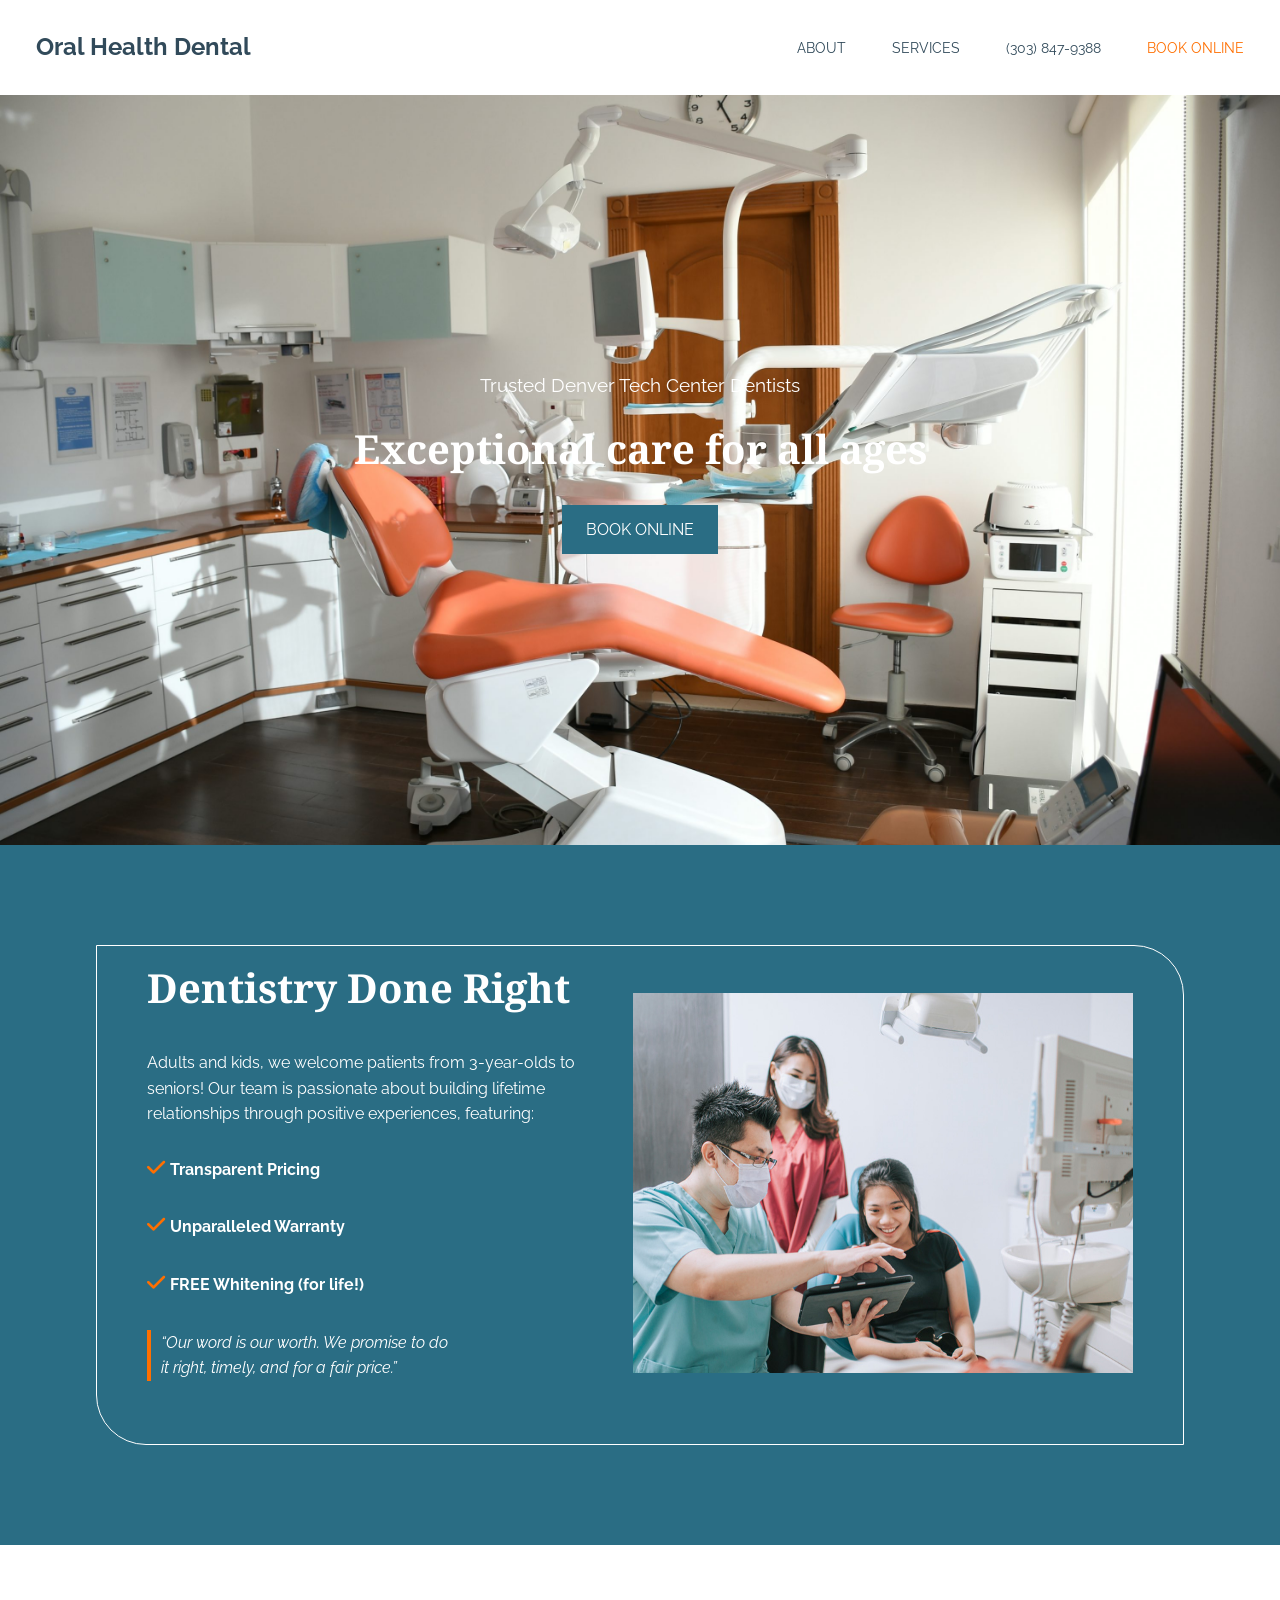
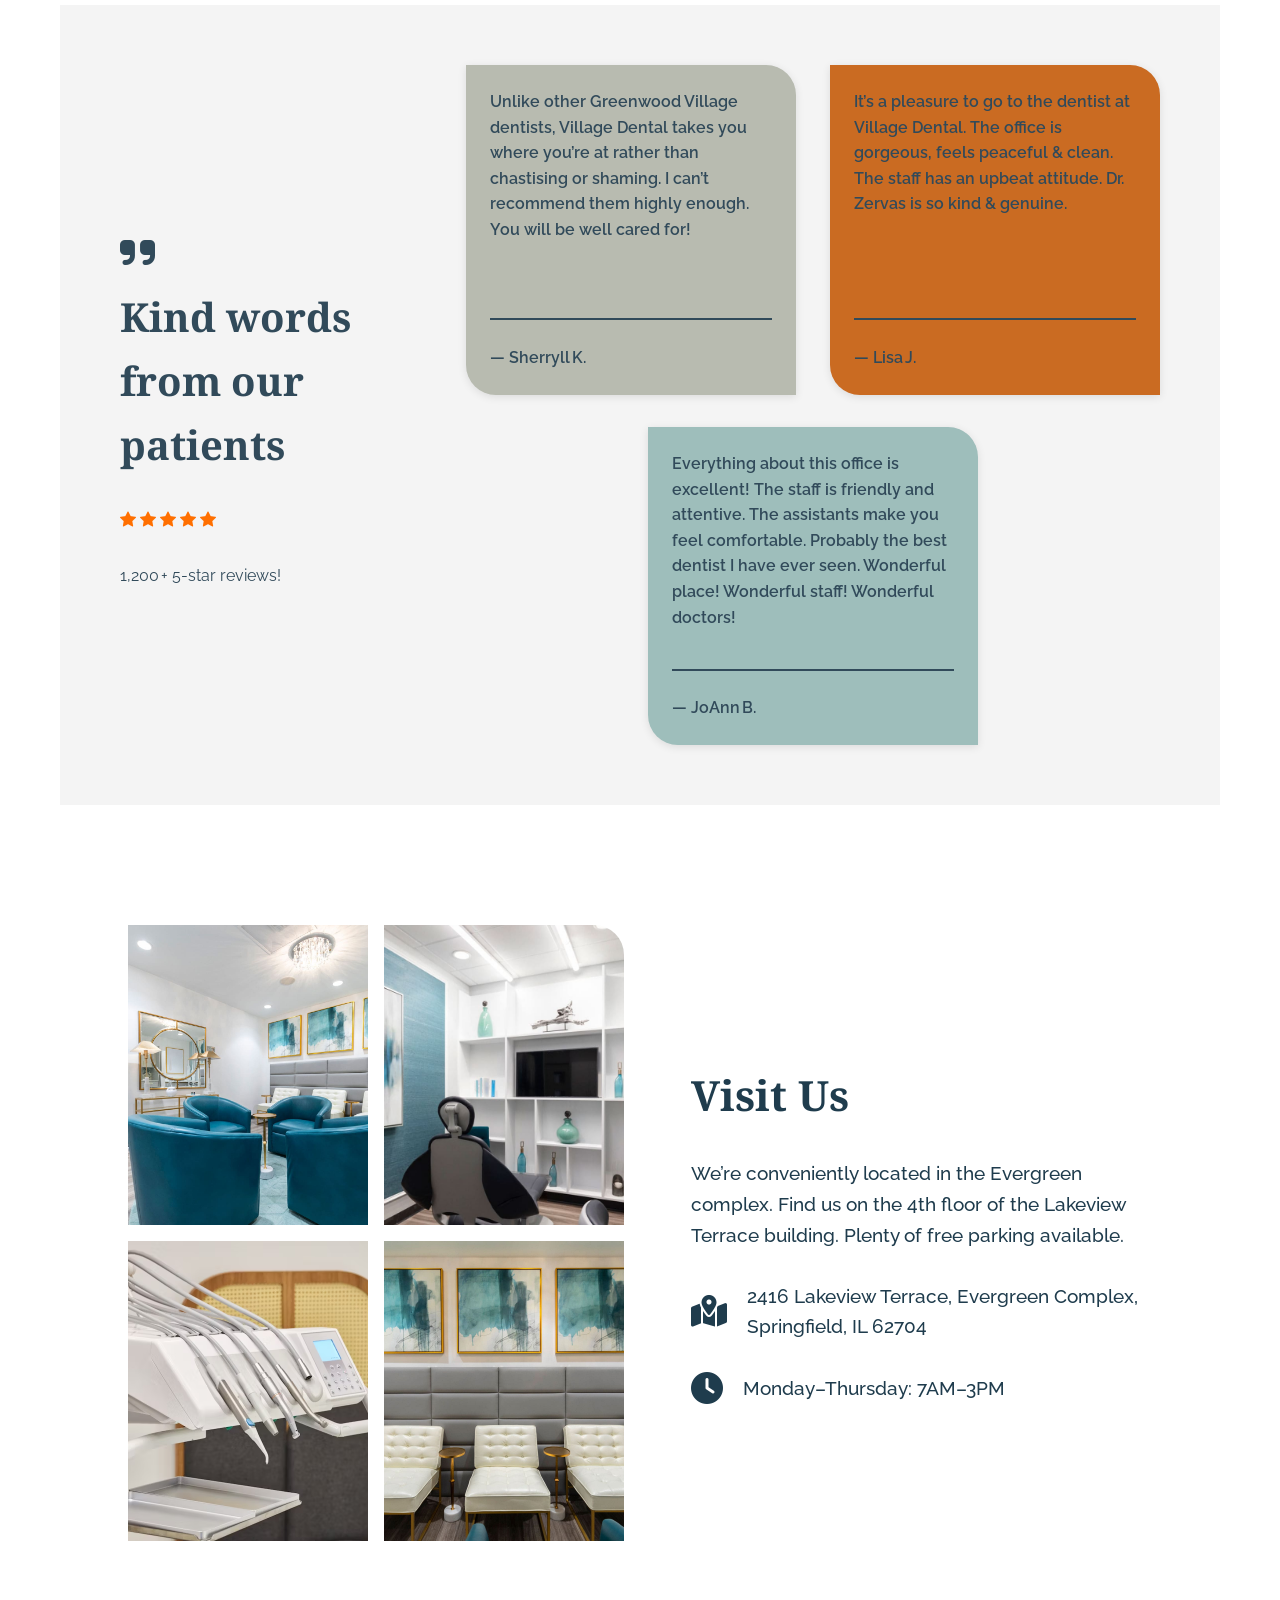
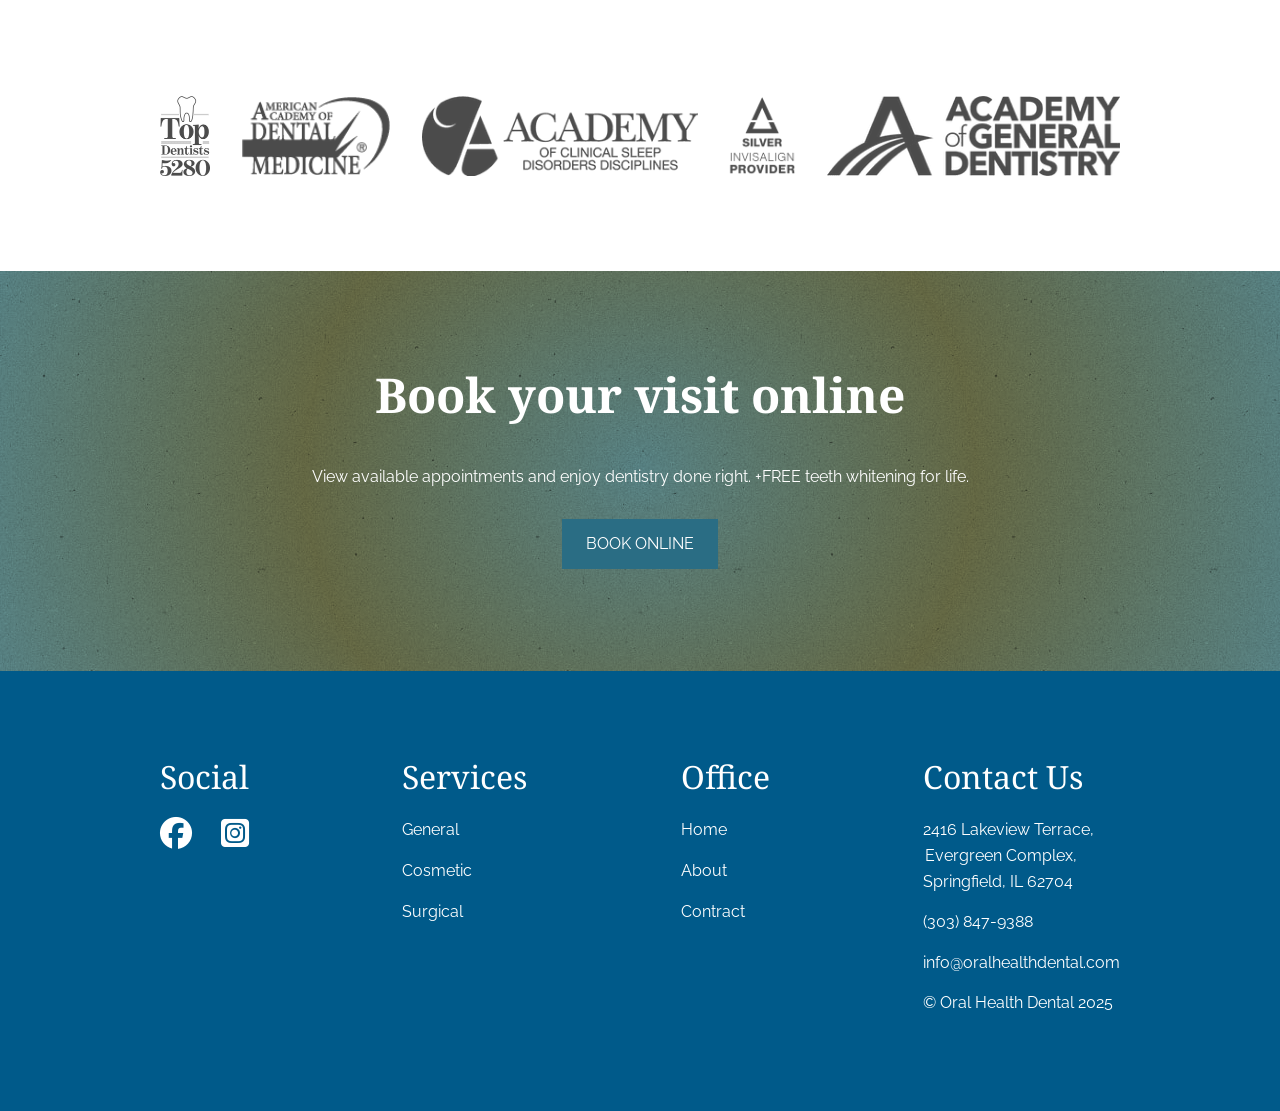
<file: index.html>
<!DOCTYPE html>
<html lang="en">
<head>
    <meta charset="UTF-8">
    <title>Oral Health Dental – Trusted Illinois Tech Center Dentists</title>
    <meta name="viewport" content="width=device-width, initial-scale=1.0">
    <link rel="preconnect" href="https://fonts.googleapis.com">
    <link rel="preconnect" href="https://fonts.gstatic.com" crossorigin>
    <link href="https://fonts.googleapis.com/css2?family=Cinzel:wght@400..900&family=Montserrat:ital,wght@0,100..900;1,100..900&family=Raleway:ital,wght@0,100..900;1,100..900&display=swap" rel="stylesheet">
    <link href="https://fonts.googleapis.com/css2?family=Cinzel:wght@400..900&family=Montserrat:ital,wght@0,100..900;1,100..900&family=Noto+Serif:ital,wght@0,100..900;1,100..900&family=Raleway:ital,wght@0,100..900;1,100..900&display=swap" rel="stylesheet">
    <link rel="stylesheet" href="https://cdnjs.cloudflare.com/ajax/libs/font-awesome/6.4.0/css/all.min.css">
    <link rel="stylesheet" href="https://cdn.jsdelivr.net/npm/bootstrap-icons@1.13.1/font/bootstrap-icons.min.css">
    <link href="dental.css" rel="stylesheet">
</head>
<body>

  <!-- Header with navigation -->
  <header>
    <h1><a href="index.html">Oral Health Dental</a></h1>
    <nav>
      <ul>
        <li><a href="about.html">ABOUT</a></li>
        <li><a href="#">SERVICES</a></li>
        <li><a href="tel:+3038479388">(303) 847-9388</a></li>
        <li><a href="book.html" class="book-online">BOOK ONLINE</a></li>
      </ul>
    </nav>
  </header>

  <!-- Hero Section -->
  <section class="hero">
    <p>Trusted Denver Tech Center Dentists</p>
    <h2>Exceptional care for all ages</h2>
    <a href="book.html" class="btn">BOOK ONLINE</a>
  </section>

  <!-- Feature Highlights -->
  <section class="features">
    <div class="features-container">
        <div class="features-left">
            <h3>Dentistry Done Right</h3>
            <p>Adults and kids, we welcome patients from 3-year-olds to seniors! Our team is passionate about building lifetime relationships through positive experiences, featuring:</p>
            <ul>
                <li><i class="fa-solid fa-check"></i>Transparent Pricing</li>
                <li><i class="fa-solid fa-check"></i>Unparalleled Warranty</li>
                <li><i class="fa-solid fa-check"></i>FREE Whitening (for life!)</li>
            </ul>
            <div class="blockquote">
                <p>“Our word is our worth. We promise to do it right, timely, and for a fair price.”</p>
            </div>
        </div>
        <div class="features-image">
            <img src="Dental-Patient-Acquisition.jpg">
        </div>  
    </div>
  </section>

  <!-- Testimonials -->
  <section class="testimonials">
    <div class="testimonials-left">
        <h3><i class="fa-solid fa-quote-right"></i></h3>
        <h3>Kind words from our patients</h3>
        <div class="testimonials-stars">
            <i class="bi bi-star-fill"></i>
            <i class="bi bi-star-fill"></i>
            <i class="bi bi-star-fill"></i>
            <i class="bi bi-star-fill"></i>
            <i class="bi bi-star-fill"></i>
        </div>
        <p>1,200 + 5‑star reviews!</p>
    </div>
    <div class="testimonials-right">
        <div class="card-top">
            <div class="card card-1">
                <p>Unlike other Greenwood Village dentists, Village Dental takes you where you’re at rather than chastising or shaming. I can’t recommend them highly enough. You will be well cared for!</p>
                <hr style="margin-top: 50px;">
                <p>— Sherryll K.</p>
            </div>
            <div class="card card-2">
                <p>It’s a pleasure to go to the dentist at Village Dental. The office is gorgeous, feels peaceful & clean. The staff has an upbeat attitude. Dr. Zervas is so kind & genuine.</p>
                <hr style="margin-top: 75px;">
                <p>— Lisa J.</p>
            </div>
        </div>
        <div class="card card-bottom">
            <p>Everything about this office is excellent! The staff is friendly and attentive. The assistants make you feel comfortable. Probably the best dentist I have ever seen. Wonderful place! Wonderful staff! Wonderful doctors!</p>
            <hr style="margin-top: 15px;">
            <p>— JoAnn B.</p>
        </div>
    </div>
  </section>

  <section class="visit">
    <div class="visit-container">
        <div class="visit-images">
            <img src="blue-waiting-room-chairs-village-dental-test.jpg" alt="gallery 1">
            <img src="exam-room-village-dental.jpg" class="visit-image2" alt="gallery 2">
            <img src="dental-equipment.avif" alt="gallery 3">
            <img src="waiting-room-chairs-village-dental-1.jpg" alt="gallery 4">
        </div>
        <div class="visit-right">
            <h3>Visit Us</h3>
            <p>We’re conveniently located in the Evergreen complex. Find us on the 4th floor of the Lakeview Terrace building. Plenty of free parking available.</p>
            <div class="visit-location">
                <div class="visit-address">
                    <i class="fa-solid fa-map-location-dot"></i>
                    <span>2416 Lakeview Terrace, Evergreen Complex, Springfield, IL 62704</span>
                </div>
                <div class="visit-time">
                    <i class="fa-solid fa-clock"></i>
                    <span>Monday–Thursday: 7AM–3PM</span>
                </div>
            </div>
        </div>
    </div>
  </section>

  <section class="sponsors">
    <div class="sponsors-container">
        <img src="5280-magazine-trust-badge-village-dental.png">
        <img src="american-academy-of-dental-sleep-trust-badge-village-dental.png">
        <img src="academy-of-clinical-sleep-disorders-trust-badge-village-dental.png">
        <img src="invisalign-silver-provider-trust-badge-village-dental.png">
        <img src="academy-of-general-dentistry-trust-badge-village-dental.png">
    </div>
  </section>

    <section class="pre-footer">
        <h2>Book your visit online</h2>
        <p>View available appointments and enjoy dentistry done right. +FREE teeth whitening for life.</p>
        <a href="book.html" class="btn">BOOK ONLINE</a>
    </section>

  <!-- Location / Contact -->
    <footer>
        <div class="footer-container">
            <div class="socials">
                <h2>Social</h2>
                <ul>
                    <li><a href="https://facebook.com"><i class="fa-brands fa-facebook"></i></a></li>
                    <li><a href="https://instagram.com"><i class="fa-brands fa-square-instagram"></i></a></li>
                </ul>
            </div>
            <div class="services">
                <h2>Services</h2>
                <ul>
                    <li><a href="#">General</a></li>
                    <li><a href="#">Cosmetic</a></li>
                    <li><a href="#">Surgical</a></li>
                </ul>

            </div>
            <div class="office">
                <h2>Office</h2>
                <ul>
                    <li><a href="index.html">Home</a></li>
                    <li><a href="about.html">About</a></li>
                    <li><a href="#">Contract</a></li>
                </ul>
            </div>
            <div class="contact">
                <h2>Contact Us</h2>
                <ul>
                    <li><span>2416 Lakeview Terrace,<br>  Evergreen Complex,<br> Springfield, IL 62704<br></span></li>
                    <li><a href="tel:+3038479388">(303) 847-9388</a><br></li>
                    <li><a href="info@oralhealthdental.com">info@oralhealthdental.com</a></li>
                    <li><p>&copy; Oral Health Dental 2025</p></li>
                </ul>
            </div>
        </div>
    </footer>
  
</body>
</html>
</file>
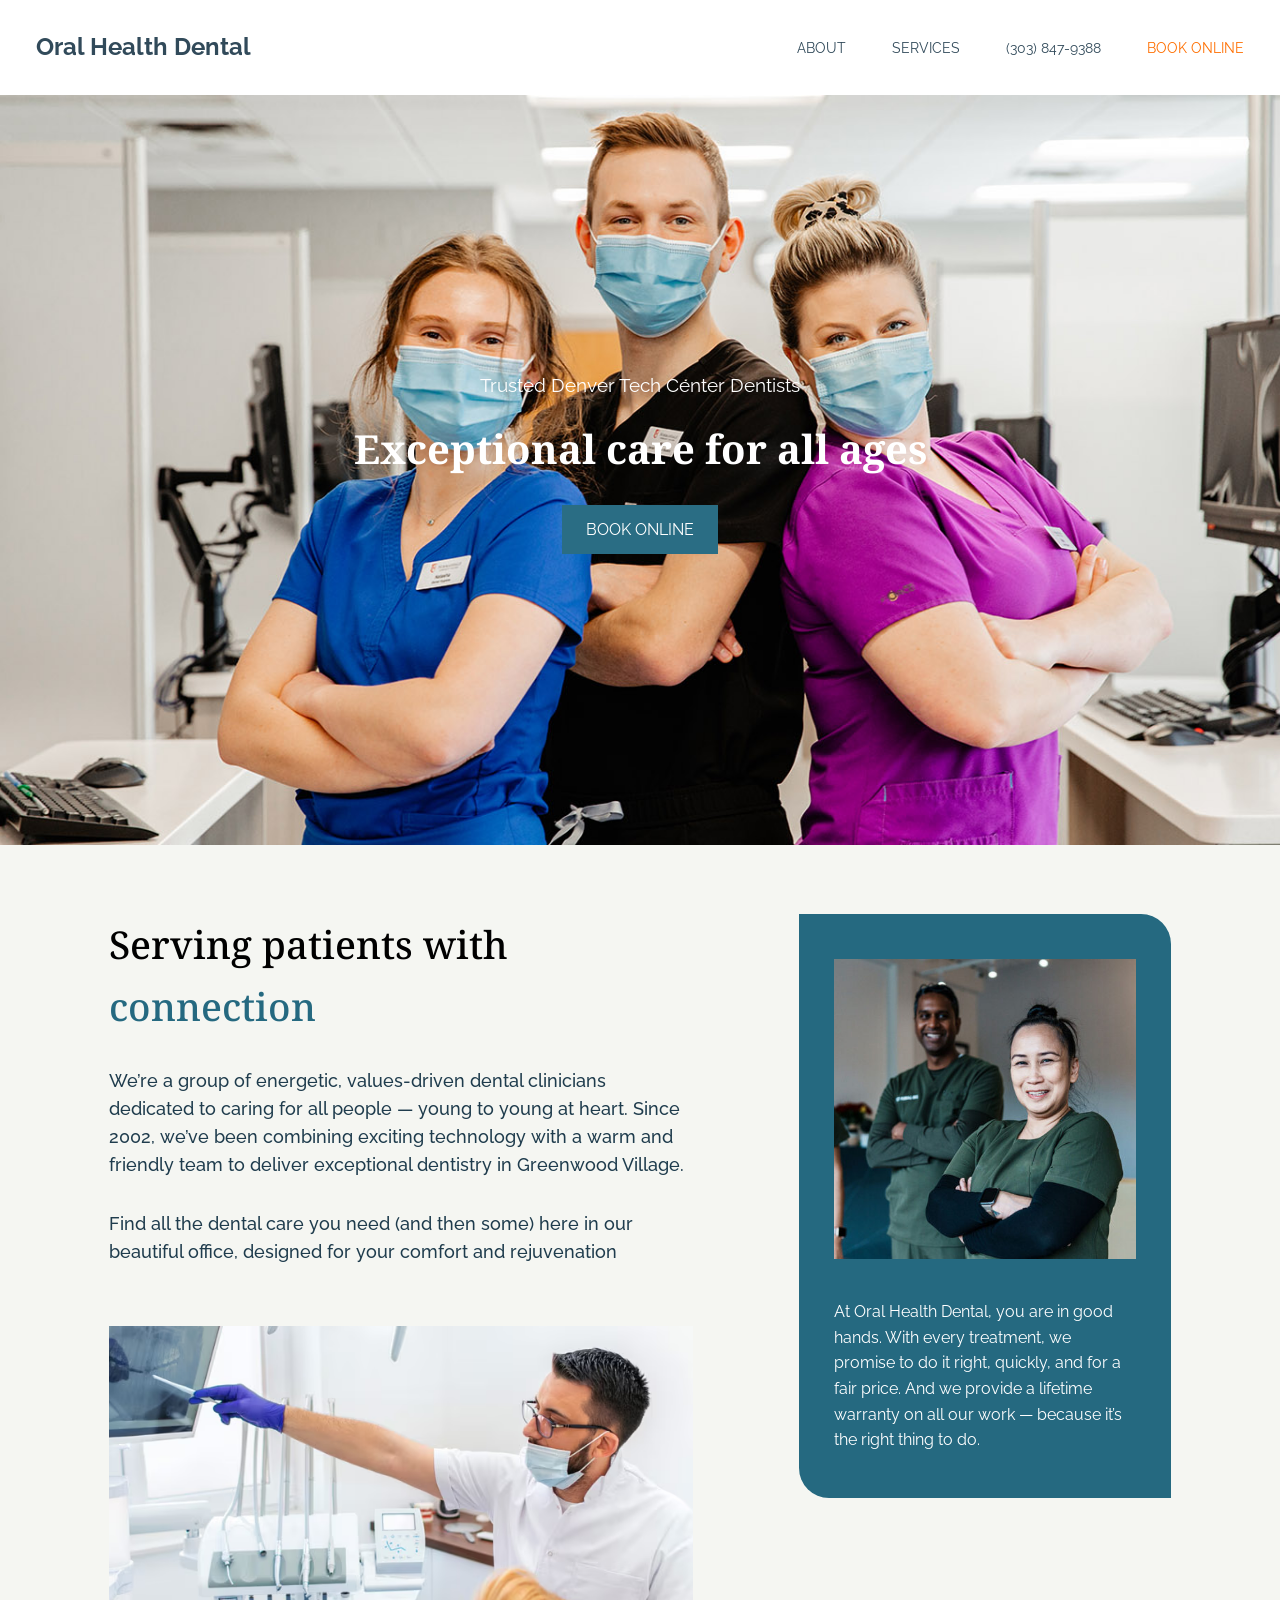
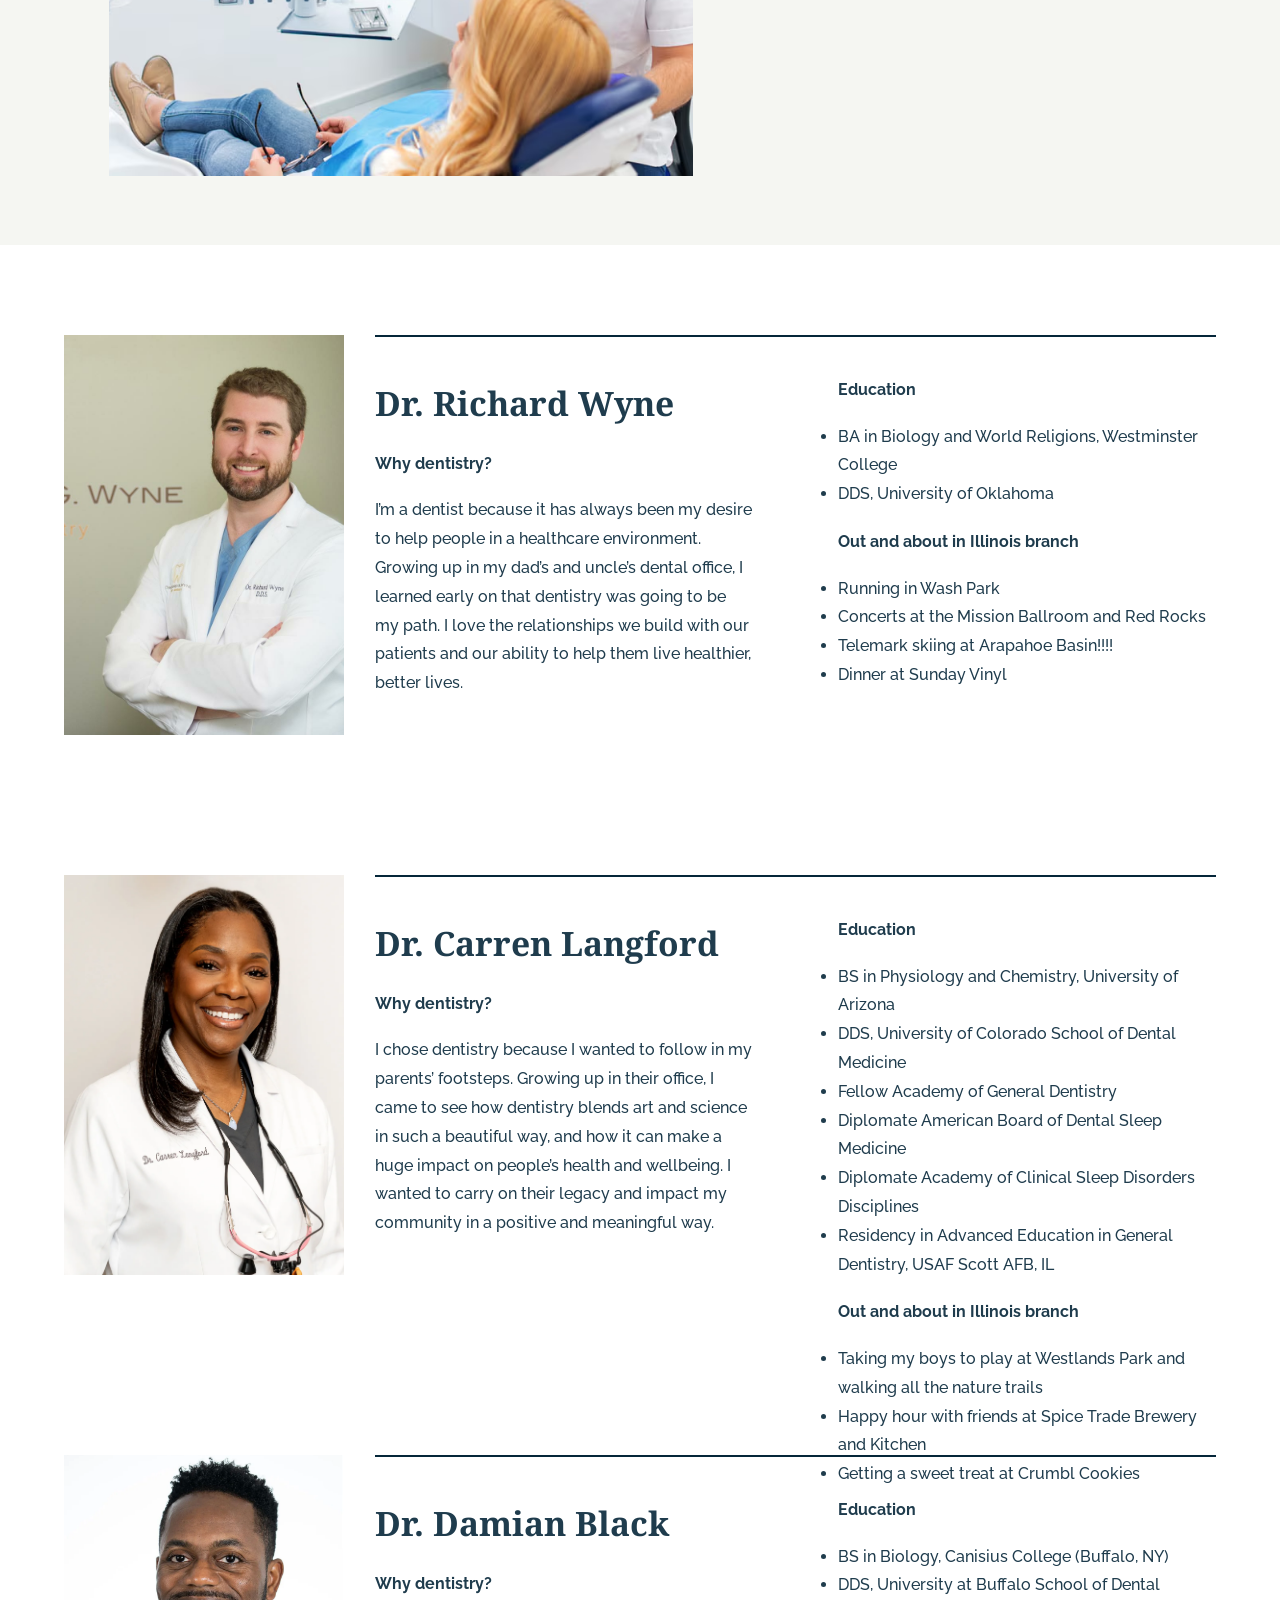
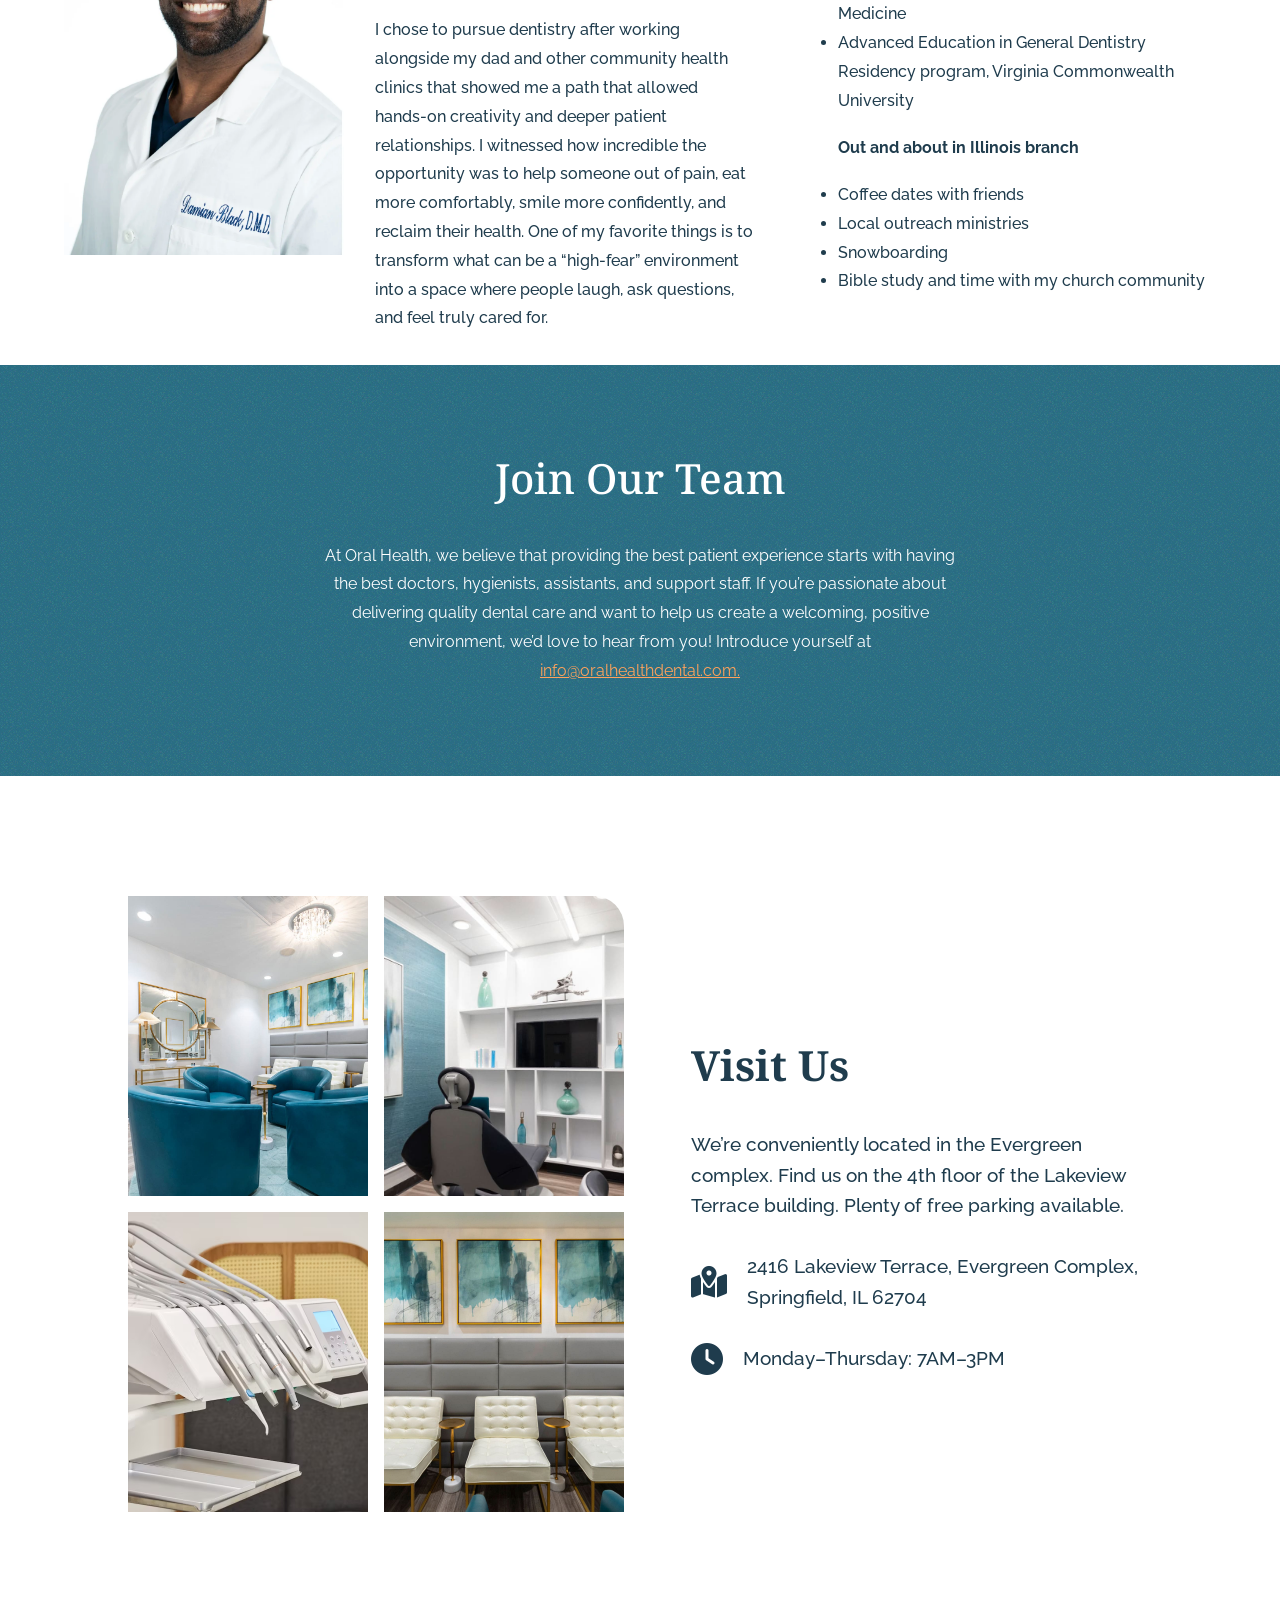
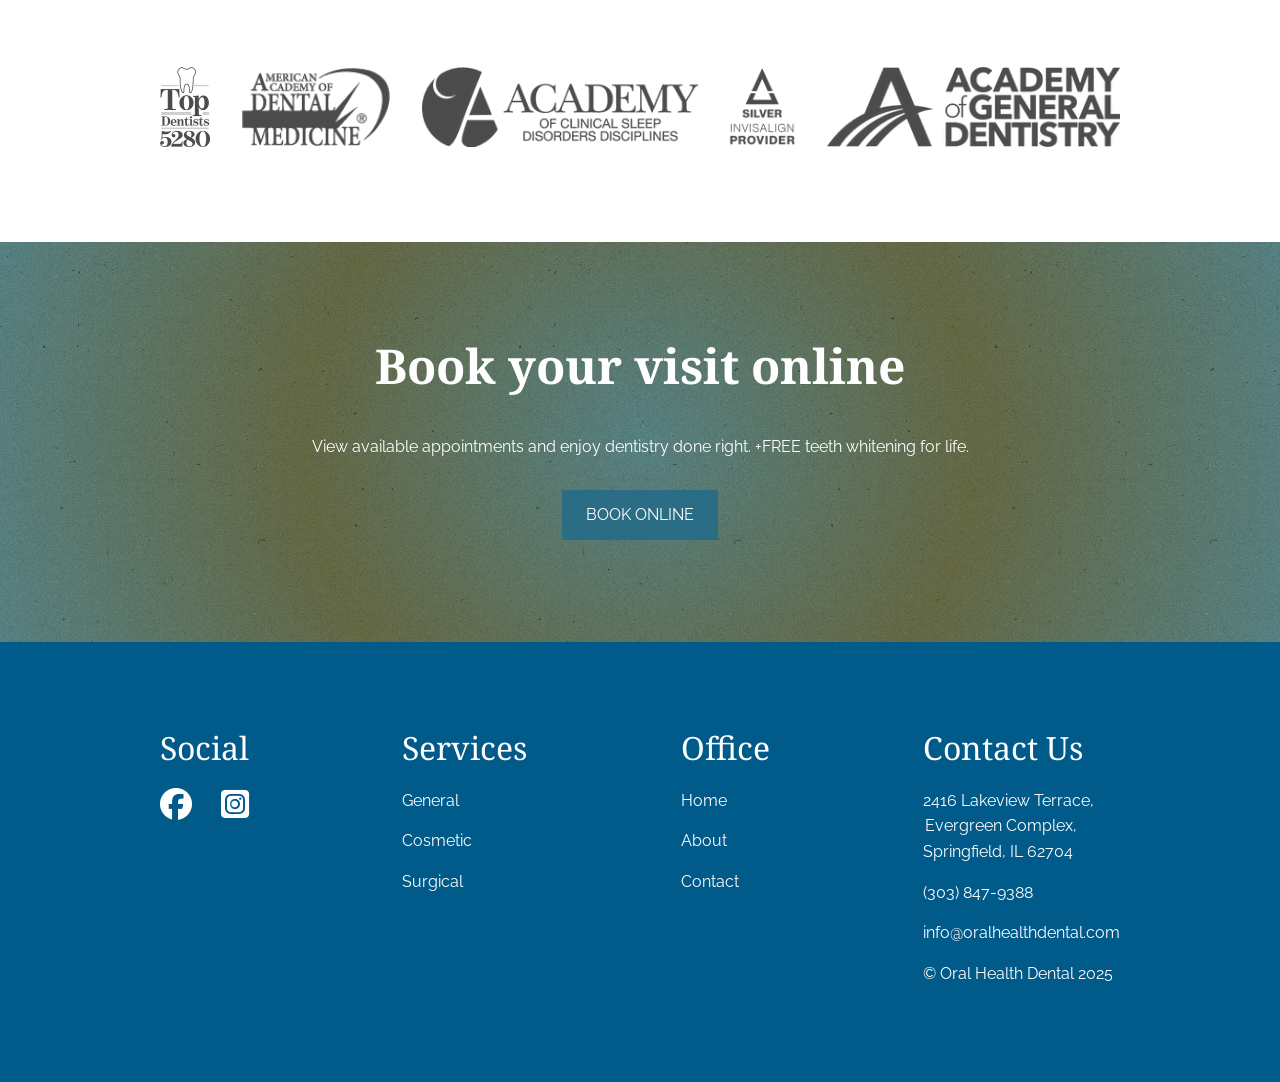
<file: about.html>
<!DOCTYPE html>
<html lang="en">
<head>
    <meta charset="UTF-8">
    <title>Oral Health Dental – Trusted Illinois Tech Center Dentists</title>
    <meta name="viewport" content="width=device-width, initial-scale=1.0">
    <link rel="preconnect" href="https://fonts.googleapis.com">
    <link rel="preconnect" href="https://fonts.gstatic.com" crossorigin>
    <link href="https://fonts.googleapis.com/css2?family=Cinzel:wght@400..900&family=Montserrat:ital,wght@0,100..900;1,100..900&family=Raleway:ital,wght@0,100..900;1,100..900&display=swap" rel="stylesheet">
    <link href="https://fonts.googleapis.com/css2?family=Cinzel:wght@400..900&family=Montserrat:ital,wght@0,100..900;1,100..900&family=Noto+Serif:ital,wght@0,100..900;1,100..900&family=Raleway:ital,wght@0,100..900;1,100..900&display=swap" rel="stylesheet">
    <link rel="stylesheet" href="https://cdnjs.cloudflare.com/ajax/libs/font-awesome/6.4.0/css/all.min.css">
    <link rel="stylesheet" href="https://cdn.jsdelivr.net/npm/bootstrap-icons@1.13.1/font/bootstrap-icons.min.css">
    <link href="dental.css" rel="stylesheet">
</head>
<body>

    <!-- Header with navigation -->
  <header>
    <h1><a href="index.html">Oral Health Dental</a></h1>
    <nav>
      <ul>
        <li><a href="about.html">ABOUT</a></li>
        <li><a href="#">SERVICES</a></li>
        <li><a href="tel:+3038479388">(303) 847-9388</a></li>
        <li><a href="book.html" class="book-online">BOOK ONLINE</a></li>
      </ul>
    </nav>
  </header>

  <!-- Hero Section -->
  <section class="cover">
    <p>Trusted Denver Tech Center Dentists</p>
    <h2>Exceptional care for all ages</h2>
    <a href="book.html" class="btn">BOOK ONLINE</a>
  </section>

  <section class="about2">
    <div class="about2-container">
        <div class="about2-left">
            <h2>Serving patients with <span style="color: #256980;">connection</span></h2>
            <p>We’re a group of energetic, values-driven dental clinicians dedicated to caring for all people — young to young at heart. Since 2002, we’ve been combining exciting technology with a warm and friendly team to deliver exceptional dentistry in Greenwood Village.</p>
            <p>Find all the dental care you need (and then some) here in our beautiful office, designed for your comfort and rejuvenation</p>
            <img src="about-dental-image3.avif">
        </div>
        <div class="about2-right">
            <img src="about-dental-image2.jpg">
            <p>At Oral Health Dental, you are in good hands. With every treatment, we promise to do it right, quickly, and for a fair price. And we provide a lifetime warranty on all our work — because it’s the right thing to do.</p>
        </div>
    </div>
  </section>

  <section class="dentist">
    <div class="dentist-container">
        <img src="dentist.jpg" alt="Dentist image 1">
        <div class="dentist-info">
            <div class="dentist-info-left">
                <h3>Dr. Richard Wyne</h3>
                <h4>Why dentistry?</h4>
                <p>I’m a dentist because it has always been my desire to help people in a healthcare environment. Growing up in my dad’s and uncle’s dental office, I learned early on that dentistry was going to be my path. I love the relationships we build with our patients and our ability to help them live healthier, better lives.</p>
            </div>
            <div class="dentist-info-right">
                <h4>Education</h4>
                <ul>
                    <li>BA in Biology and World Religions, Westminster College</li>
                    <li>DDS, University of Oklahoma</li>
                </ul>
                <h4>Out and about in Illinois branch</h4>
                <ul>
                    <li>Running in Wash Park</li>
                    <li>Concerts at the Mission Ballroom and Red Rocks</li>
                    <li>Telemark skiing at Arapahoe Basin!!!!</li>
                    <li>Dinner at Sunday Vinyl</li>
                </ul>
            </div>
        </div>
    </div>

    <div class="dentist-container"  style="margin-bottom: 70px;">
        <img src="dentist3.webp" alt="Dentist image 1">
        <div class="dentist-info">
            <div class="dentist-info-left">
                <h3>Dr. Carren Langford</h3>
                <h4>Why dentistry?</h4>
                <p>I chose dentistry because I wanted to follow in my parents’ footsteps. Growing up in their office, I came to see how dentistry blends art and science in such a beautiful way, and how it can make a huge impact on people’s health and wellbeing. I wanted to carry on their legacy and impact my community in a positive and meaningful way.</p>
            </div>
            <div class="dentist-info-right">
                <h4>Education</h4>
                <ul>
                    <li>BS in Physiology and Chemistry, University of Arizona</li>
                    <li>DDS, University of Colorado School of Dental Medicine</li>
                    <li>Fellow Academy of General Dentistry</li>
                    <li>Diplomate American Board of Dental Sleep Medicine</li>
                    <li>Diplomate Academy of Clinical Sleep Disorders Disciplines</li>
                    <li>Residency in Advanced Education in General Dentistry, USAF Scott AFB, IL</li>
                </ul>
                <h4>Out and about in Illinois branch</h4>
                <ul>
                    <li>Taking my boys to play at Westlands Park and walking all the nature trails</li>
                    <li>Happy hour with friends at Spice Trade Brewery and Kitchen</li>
                    <li>Getting a sweet treat at Crumbl Cookies</li>
                </ul>
            </div>
        </div>
    </div>

    <div class="dentist-container">
        <img src="dentist4.webp" alt="Dentist image 1">
        <div class="dentist-info">
            <div class="dentist-info-left">
                <h3>Dr. Damian Black</h3>
                <h4>Why dentistry?</h4>
                <p>I chose to pursue dentistry after working alongside my dad and other community health clinics that showed me a path that allowed hands-on creativity and deeper patient relationships. I witnessed how incredible the opportunity was to help someone out of pain, eat more comfortably, smile more confidently, and reclaim their health. One of my favorite things is to transform what can be a “high-fear” environment into a space where people laugh, ask questions, and feel truly cared for.</p>
            </div>
            <div class="dentist-info-right">
                <h4>Education</h4>
                <ul>
                    <li>BS in Biology, Canisius College (Buffalo, NY)</li>
                    <li>DDS, University at Buffalo School of Dental Medicine</li>
                    <li>Advanced Education in General Dentistry Residency program, Virginia Commonwealth University</li>
                </ul>
                <h4>Out and about in Illinois branch</h4>
                <ul>
                    <li>Coffee dates with friends</li>
                    <li>Local outreach ministries</li>
                    <li>Snowboarding</li>
                    <li>Bible study and time with my church community</li>
                </ul>
            </div>
        </div>
    </div>
  </section>

  <section class="invite">
    <div class="invite-container">
        <h2>Join Our Team</h2>
        <p>At Oral Health, we believe that providing the best patient experience starts with having the best doctors, hygienists, assistants, and support staff. If you’re passionate about delivering quality dental care and want to help us create a welcoming, positive environment, we’d love to hear from you! Introduce yourself at <span><a href="mailto:info@oralhealthdental.com" style="color: #ffa25b;">info@oralhealthdental.com.</a></span></p>
    </div>
  </section>

  <section class="visit">
    <div class="visit-container">
        <div class="visit-images">
            <img src="blue-waiting-room-chairs-village-dental-test.jpg" alt="gallery 1">
            <img src="exam-room-village-dental.jpg" class="visit-image2" alt="gallery 2">
            <img src="dental-equipment.avif" alt="gallery 3">
            <img src="waiting-room-chairs-village-dental-1.jpg" alt="gallery 4">
        </div>
        <div class="visit-right">
            <h3>Visit Us</h3>
            <p>We’re conveniently located in the Evergreen complex. Find us on the 4th floor of the Lakeview Terrace building. Plenty of free parking available.</p>
            <div class="visit-location">
                <div class="visit-address">
                    <i class="fa-solid fa-map-location-dot"></i>
                    <span>2416 Lakeview Terrace, Evergreen Complex, Springfield, IL 62704</span>
                </div>
                <div class="visit-time">
                    <i class="fa-solid fa-clock"></i>
                    <span>Monday–Thursday: 7AM–3PM</span>
                </div>
            </div>
        </div>
    </div>
  </section>

  <section class="sponsors">
    <div class="sponsors-container">
        <img src="5280-magazine-trust-badge-village-dental.png">
        <img src="american-academy-of-dental-sleep-trust-badge-village-dental.png">
        <img src="academy-of-clinical-sleep-disorders-trust-badge-village-dental.png">
        <img src="invisalign-silver-provider-trust-badge-village-dental.png">
        <img src="academy-of-general-dentistry-trust-badge-village-dental.png">
    </div>
  </section>

    <section class="pre-footer">
        <h2>Book your visit online</h2>
        <p>View available appointments and enjoy dentistry done right. +FREE teeth whitening for life.</p>
        <a class="btn" href="book.html">BOOK ONLINE</a>
    </section>

  <!-- Location / Contact -->
    <footer>
        <div class="footer-container">
            <div class="socials">
                <h2>Social</h2>
                <ul>
                    <li><a href="https://facebook.com"><i class="fa-brands fa-facebook"></i></a></li>
                    <li><a href="https://instagram.com"><i class="fa-brands fa-square-instagram"></i></a></li>
                </ul>
            </div>
            <div class="services">
                <h2>Services</h2>
                <ul>
                    <li><a href="#">General</a></li>
                    <li><a href="#">Cosmetic</a></li>
                    <li><a href="#">Surgical</a></li>
                </ul>

            </div>
            <div class="office">
                <h2>Office</h2>
                <ul>
                    <li><a href="index.html">Home</a></li>
                    <li><a href="about.html">About</a></li>
                    <li><a href="#">Contact</a></li>
                </ul>
            </div>
            <div class="contact">
                <h2>Contact Us</h2>
                <ul>
                    <li><span>2416 Lakeview Terrace,<br>  Evergreen Complex,<br> Springfield, IL 62704<br></span></li>
                    <li><a href="tel:+3038479388">(303) 847-9388</a><br></li>
                    <li><a href="mailto:info@oralhealthdental.com">info@oralhealthdental.com</a></li>
                    <li><p>&copy; Oral Health Dental 2025</p></li>
                </ul>
            </div>
        </div>
    </footer>
  
</body>
</html>
</file>
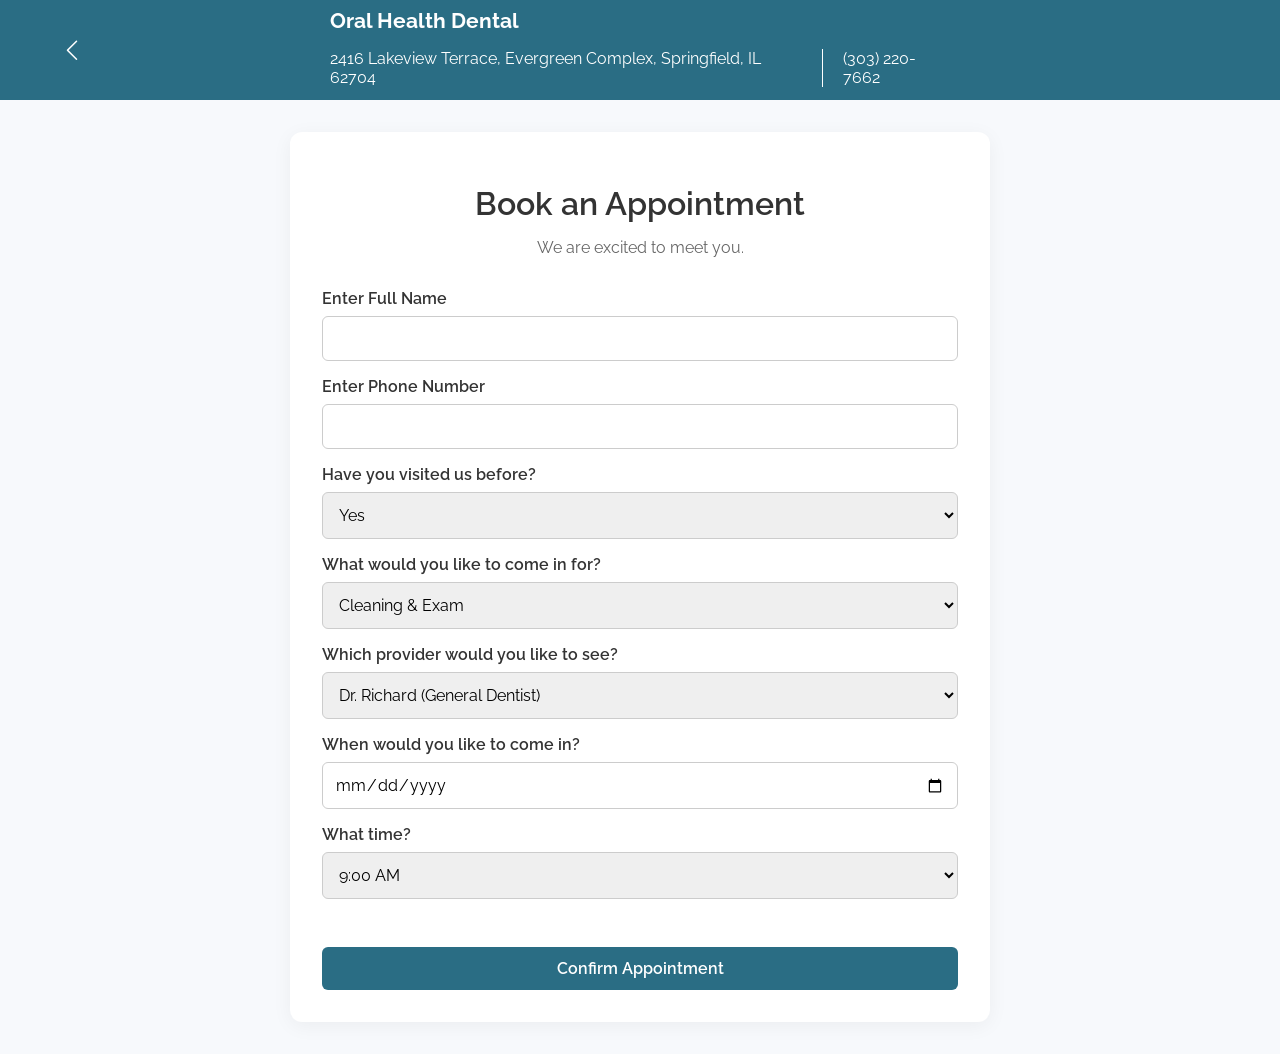
<file: book.html>
<!DOCTYPE html>
<html lang="en">
<head>
    <meta charset="UTF-8">
    <title>Book Appointment</title>
    <meta name="viewport" content="width=device-width, initial-scale=1.0">
    <link href="https://fonts.googleapis.com/css2?family=Inter:wght@400;600&display=swap" rel="stylesheet">
    <link href="https://fonts.googleapis.com/css2?family=Cinzel:wght@400..900&family=Montserrat:ital,wght@0,100..900;1,100..900&family=Raleway:ital,wght@0,100..900;1,100..900&display=swap" rel="stylesheet">
    <link href="https://fonts.googleapis.com/css2?family=Cinzel:wght@400..900&family=Montserrat:ital,wght@0,100..900;1,100..900&family=Noto+Serif:ital,wght@0,100..900;1,100..900&family=Raleway:ital,wght@0,100..900;1,100..900&display=swap" rel="stylesheet">
    <link rel="stylesheet" href="https://cdnjs.cloudflare.com/ajax/libs/font-awesome/6.4.0/css/all.min.css">
    <link rel="stylesheet" href="https://cdn.jsdelivr.net/npm/bootstrap-icons@1.13.1/font/bootstrap-icons.min.css">
    <link href="book.css" rel="stylesheet">
</head>
<body>
    <header>
        <i class="bi bi-chevron-left"></i>
        <div class="details">
            <h1>Oral Health Dental</h1>
            <div>
                <p>2416 Lakeview Terrace, Evergreen Complex, Springfield, IL 62704</p>
                <p class="number">(303) 220-7662</p>
            </div>
        </div>
    </header>
    <div class="booking-container">
        <div class="booking-header">
            <h1>Book an Appointment</h1>
            <p>We are excited to meet you.</p>
        </div>

        <form class="booking-section" method="post">
            <div class="form-group">
                <label for="name">Enter Full Name</label>
                <input id="name">
            </div>

            <div class="form-group">
                <label for="phone">Enter Phone Number</label>
                <input type="text" id="phone">
            </div>

            <div class="form-group">
                <label for="occurence">Have you visited us before?</label>
                <select id="occurence">
                    <option>Yes</option>
                    <option>No</option>
                </select>
            </div>

            <div class="form-group">
                <label for="service">What would you like to come in for?</label>
                    <select id="service">
                    <option>Cleaning & Exam</option>
                    <option>New Patient Cleaning & Exam - Adult</option>
                    <option>Dental Implant Consult</option>
                    <option>New Patient Emergency/Tooth Pain</option>
                </select>
            </div>

            <div class="form-group">
                <label for="provider">Which provider would you like to see?</label>
                <select id="provider">
                    <option>Dr. Richard (General Dentist)</option>
                    <option>Dr. Carren (General Dentist)</option>
                    <option>Damian RDH (Dental Hygienist)</option>
                </select>
            </div>

            <div class="form-group">
                <label for="date">When would you like to come in?</label>
                <input type="date" id="date">
            </div>

            <div class="form-group">
                <label for="time">What time?</label>
                <select id="time">
                    <option>9:00 AM</option>
                    <option>10:30 AM</option>
                    <option>1:00 PM</option>
                    <option>3:00 PM</option>
                </select>
            </div>

            <button type="submit" class="submit-btn">Confirm Appointment</button>
        </form>
    </div>
    <!-- Success Modal -->
    <div id="successModal" class="modal">
    <div class="modal-content">
        <h2>Appointment Booked</h2>
        <p>Your appointment has been successfully scheduled.</p>
        <button id="modalCloseBtn">OK</button>
    </div>
    </div>

    <!-- Error Modal -->
    <div id="errorModal" class="modal small-modal">
    <div class="modal-content">
        <p id="errorMsg">Please fill all fields.</p>
        <button id="errorCloseBtn">Close</button>
    </div>
    </div>
    <script src="book.js"></script>
</body>
</html>
</file>
<file: dental.css>
/* ========== Reset & Base Styles ========== */
* {
	margin: 0;
	padding: 0;
	box-sizing: border-box;
}
body {
	font-family: "Raleway", sans-serif;
	line-height: 1.6;
	overflow-x: hidden;
	/* color: #333; */
}

img {
	max-width: 100%;
	height: auto;
	display: block;
}

/* ========== Header & Nav ========== */
header {
	background: #ffffff;
	height: 95px;
	color: #314a5a;
	font-weight: 100;
	font-size: 0.9rem;
	padding: 1rem;
	width: 100%;
	display: flex;
	align-items: center;
	justify-content: space-between;
}
header h1 {
	font-size: 1.5rem;
	margin-left: 20px;
}
header h1 > a {
	text-decoration: none;
	color: #314a5a;
	cursor: pointer;
}
/* nav{
  width: 700px;
} */
nav ul {
	/* background-color: red; */
	/* display: flex; */
	width: fit-content;
	/* justify-content: space-evenly; */
	margin-right: 20px;
	list-style: none;
	display: grid;
	grid-auto-flow: column;
	gap: 30px;
	/* padding: 0px; */
	/* display: inline-flex; */
}
nav li {
	margin-left: 1rem;
}
nav a {
	font-weight: 400;
	text-decoration: none;
	text-transform: capitalize;
	color: #314a5a;
}
nav a:hover {
	text-decoration: underline;
}
nav .book-online {
	color: #ff6f00;
}

/* ========== Hero ========== */
.cover {
	background: url("about-cover.jpg") center/cover no-repeat;
	height: 750px;
	display: flex;
	justify-content: center;
	align-items: center;
	flex-direction: column;
	/* text-align: center; */
	color: #fff;
}
.hero {
	background: url("dental-background-image.jpeg") center/cover no-repeat;
	height: 750px;
	display: flex;
	justify-content: center;
	align-items: center;
	flex-direction: column;
	/* text-align: center; */
	color: #fff;
	/* padding: 4rem 1rem; */
}
.hero h2,
.cover h2 {
	font-size: 2.5rem;
	margin-bottom: 1.5rem;
	font-family: "Noto Serif", serif;
}
.hero p,
.cover p {
	font-size: 1.2rem;
	margin-bottom: 1rem;
}
.hero .btn,
.cover .btn,
.pre-footer .btn {
	display: inline-block;
	width: 0 auto;
	text-align: center;
	/* margin: 0.5rem; */
	width: fit-content;
	padding: 0.75rem 1.5rem;
	color: #fff;
	font-weight: 400;
	background: #2a6d84;
	text-decoration: none;
	margin-bottom: 1rem;
}
.btn {
	position: relative;
	overflow: hidden;
	z-index: 1;
	cursor: pointer;
}
.btn::after {
	content: "";
	position: absolute;
	inset: 0;
	background-color: rgba(0, 0, 0, 0.3); /* Adjust opacity here */
	opacity: 0;
	transition: opacity 0.3s ease;
	z-index: 2;
}

.btn:hover::after {
	opacity: 1;
}

.features {
	background-color: #2a6d84;
	height: 700px;
	display: flex;
	color: #fff;
	justify-content: center;
	align-items: center;
}
.features-container {
	display: flex;
	justify-content: space-between;
	border: 1px solid #fff;
	height: 500px;
	width: 85%;
	padding: 50px;
	padding-top: 10px;
	border-radius: 0 50px 0 50px;
}
.features-left {
	width: 45%;
}
.features-left > h3 {
	margin-bottom: 30px;
	font-size: 2.5rem;
	font-family: "Noto Serif", serif;
}
.features-left i {
	color: #ff6f00;
	margin-right: 5px;
	font-size: 1.3rem;
}
.features ul {
	margin-top: 30px;
	display: flex;
	flex-direction: column;
	list-style: none;
	gap: 2rem;
}
.features li {
	/* flex: 1; */
	font-weight: bold;
}
.blockquote {
	margin-top: 2rem;
	padding-left: 10px;
	width: 70%;
	height: fit-content;
	border-left: 4px solid #ff6f00;
	/* max-width: 600px; */
	font-style: italic;
}
.features-image > img {
	width: 500px;
	height: 380px;
	margin-top: 37px;
}

/* ========== Testimonials ========== */
.testimonials {
	background: #f4f4f4;
	height: 800px;
	margin: 60px 60px 0 60px;
	padding: 60px;
	display: flex;
	color: #314a5a;
	flex-direction: row;
	justify-content: space-between;
}
.testimonials h3 {
	font-size: 2.5rem;
	font-family: "Noto Serif", serif;
}
.testimonials p {
	font-size: 1rem;
}
.testimonials-stars {
	color: #ff6f00;
	margin-top: 30px;
	margin-bottom: 30px;
}
.testimonials-left {
	width: 30%;
	display: flex;
	flex-direction: column;
	justify-content: center;
}
.testimonials-right {
	display: flex;
	flex-direction: column;
	justify-content: center;
	align-items: center;
	gap: 2rem;
}
.card {
	height: 330px;
	width: 330px;
	display: flex;
	flex-direction: column;
	justify-content: space-between;
	font-weight: 600;
	/* gap: 2rem; */
	/* margin-bottom: 2rem; */
	padding: 1.5rem;
	border-radius: 0 30px 0 30px;
	box-shadow: 0 2px 8px rgba(0, 0, 0, 0.1);
	/* max-width: 400px; */
}
.card-top {
	display: flex;
	flex-direction: row;
	gap: 2.1rem;
}
.card-1 {
	background-color: #b8bbb0;
}
.card-2 {
	background-color: #ca6b22;
}
.card-bottom {
	background-color: #9ebebb;
}
hr {
	height: 2px;
	background-color: #314a5a;
	border: none;
	/* margin-top: 40px; */
}
.testimonials cite {
	display: block;
	margin-top: 0.5rem;
	font-size: 0.9rem;
	color: #777;
	text-align: right;
}

.sponsors {
	display: flex;
	align-items: center;
	justify-content: center;
	width: 100%;
	height: 270px;
	/* background-color: red; */
}
.sponsors-container {
	width: 75%;
	display: flex;
	flex-direction: row;
	justify-content: space-between;
}
.sponsors-container > img {
	height: 80px;
	/* width:  170px; */
	color: grey;
	filter: brightness(0) saturate(90%);
	opacity: 0.7;
	/* filter: sepia(40%) brightness(110%) contrast(120%); */
}

.pre-footer {
	height: 400px;
	width: 100%;
	color: #fff;
	display: flex;
	justify-content: center;
	align-items: center;
	flex-direction: column;
	background:
		radial-gradient(circle, #77b1b4 0%, #8a8f5d 50%, #77b1b4 100%),
		url("broken-noise.png");
	background-repeat: repeat;
	background-size: auto;
	background-blend-mode: overlay;
}
.pre-footer > h2 {
	font-size: 3rem;
	margin-bottom: 30px;
	font-family: "Noto Serif", serif;
}
.pre-footer > p {
	margin-bottom: 30px;
}
.pre-footer > button {
	color: #fff;
	font-family: "Raleway", sans-serif;
	font-size: 1rem;
	padding: 15px 25px 15px 25px;
	background-color: #2a6d84;
	border: none;
	height: fit-content;
	text-align: center;
	width: fit-content;
}
.pre-footer a {
	text-decoration: none;
	color: #fff;
}

/* ========== Footer ========== */
footer {
	display: flex;
	align-items: center;
	justify-content: center;
	background: #005a8a;
	color: #fff;
	/* padding: 30px; */
	height: 440px;
}
.footer-container {
	display: flex;
	flex-direction: row;
	justify-content: space-between;
	width: 75%;
}
.footer-container h2 {
	font-size: 2rem;
	font-weight: 400;
	font-family: "Noto Serif", serif;
}
.footer-container li {
	list-style: none;
	margin: 15px 0 15px 0;
}
footer a:hover {
	text-decoration: underline;
}
.footer-container a {
	color: #fff;
	text-decoration: none;
}
footer address {
	font-style: normal;
	margin-bottom: 1rem;
}
.socials ul {
	display: flex;
	flex-direction: row;
	justify-content: space-between;
}
.socials i {
	font-size: 2rem;
	cursor: pointer;
}

/* ========== Responsive Media Queries ========== */
@media (min-width: 768px) {
	.hero {
		padding: 6rem 1rem;
	}
	.hero h2 {
		font-size: 2.5rem;
	}
}

@media (max-width: 600px) {
	nav ul {
		flex-wrap: wrap;
		justify-content: center;
	}
	.services-overview {
		flex-direction: column;
		align-items: center;
	}
}

.about2 {
	width: 100%;
	height: 1000px;
	background-color: #f5f6f2;
	display: flex;
	align-items: center;
	justify-content: center;
	padding: 50px;
}
.about2-container {
	display: flex;
	flex-direction: row;
	justify-content: space-between;
	width: 90%;
}
.about2-left {
	width: 55%;
	height: 100%;
	display: flex;
	flex-direction: column;
	gap: 30px;
}
.about2-left p {
	font-size: 1.1rem;
	font-weight: 500;
	color: #1f3c4d;
}
.about2-left h2 {
	font-size: 2.4rem;
	font-weight: 500;
	font-family: "Noto Serif", serif;
}
.about2-right {
	padding: 45px 35px 45px 35px;
	background-color: #256980;
	width: 35%;
	height: fit-content;
	display: flex;
	flex-direction: column;
	align-items: center;
	justify-content: space-between;
	gap: 40px;
	border-radius: 0 30px 0 30px;
}
.about2-left > img {
	margin-top: 30px;
	width: 700px;
	height: 450px;
	object-fit: cover;
}
.about2-right > img {
	width: 100%;
	height: 300px;
	object-fit: cover;
}
.about2-right p {
	color: #fff;
}

.dentist {
	width: 100%;
	height: fit-content;
	padding: 30px 0 30px 0;
	color: #052639;
	display: flex;
	flex-direction: column;
	justify-content: center;
	align-items: center;
	/* background-color: rebeccapurple; */
}
.dentist-container {
	display: flex;
	flex-direction: row;
	width: 90%;
	height: 450px;
	margin-top: 60px;
	margin-bottom: 30px;
	display: flex;
	/* align-items: center; */
	justify-content: space-between;
}
.dentist-container img {
	object-fit: cover;
	width: 280px;
	height: 400px;
}
.dentist-info {
	display: flex;
	justify-content: space-between;
	padding-top: 40px;
	width: 73%;
	font-weight: 500;
	height: fit-content;
	border-top: 2px solid #052639;
	color: #1f3c4d;
}
.dentist-info-left,
.dentist-info-right {
	width: 45%;
	display: flex;
	flex-direction: column;
	gap: 20px;
}
.dentist-info-left h3 {
	font-size: 2.1rem;
	font-family: "Noto Serif", serif;
}
.dentist-info-left p,
.dentist-info-right ul {
	line-height: 1.8rem;
}

.invite {
	width: 100%;
	height: fit-content;
	/* background-color: #2a6d84; */
	background:
		url("noise-texture.png") repeat,
		#2a6d84;
	/* background-repeat: repeat; */
	background-size: auto;
	background-blend-mode: normal;
	display: flex;
	justify-content: center;
	align-items: center;
	color: #fff;
}
.invite-container {
	width: 50%;
	padding: 60px 0;
	gap: 30px;
	display: flex;
	flex-direction: column;
	align-items: center;
	justify-content: center;
}
.invite-container h2 {
	font-size: 2.6rem;
	margin-top: 20px;
	font-family: "Noto Serif", serif;
	font-weight: 500;
}
.invite-container p {
	text-align: center;
	line-height: 1.8rem;
	margin-bottom: 30px;
	/* margin-top: 20px; */
}

.visit {
	width: 100%;
	height: fit-content;
	margin-top: 60px;
	padding: 60px 0;
	display: flex;
	align-items: center;
	justify-content: center;
	/* background-color: red; */
}
.visit-container {
	display: flex;
	flex-direction: row;
	width: 80%;
	align-items: center;
	justify-content: space-between;
}
.visit-images {
	display: grid;
	grid-template-columns: 1fr 1fr;
	grid-template-rows: auto;
	gap: 16px;
	/* width: 45%; */
}
.visit-images img {
	width: 240px;
	height: 300px;
	object-fit: cover;
}
.visit-image2 {
	border-radius: 0 30px 0 0;
}
.visit-right {
	width: 45%;
	display: flex;
	flex-direction: column;
	gap: 30px;
	color: #1f3c4d;
	font-size: 1.2rem;
	font-weight: 500;
}
.visit-right h3 {
	font-size: 2.6rem;
	font-family: "Noto Serif", serif;
}
.visit-location {
	display: flex;
	flex-direction: column;
	gap: 30px;
}
.visit-location i {
	font-size: 2rem;
}
.visit-address {
	display: flex;
	gap: 20px;
	align-items: center;
}
.visit-time {
	display: flex;
	gap: 20px;
	align-items: center;
}

@media (max-width: 1024px) {
	header {
		height: auto;
		padding: 1rem 1.25rem;
		flex-direction: column;
		gap: 0.75rem;
	}

	header h1 {
		margin-left: 0;
	}

	nav ul {
		margin-right: 0;
		justify-content: center;
		grid-auto-flow: row;
		gap: 0.75rem 1rem;
	}

	.hero,
	.cover {
		height: auto;
		min-height: 560px;
		padding: 2rem 1rem;
		text-align: center;
	}

	.features {
		height: auto;
		padding: 2rem 1rem;
	}

	.features-container {
		flex-direction: column;
		align-items: center;
		height: auto;
		width: min(100%, 900px);
		padding: 2rem 1.25rem;
		gap: 1.5rem;
	}

	.features-left,
	.features-image {
		width: 100%;
	}

	.features-image > img {
		width: 100%;
		max-width: 500px;
		height: auto;
		margin-top: 0;
	}

	.testimonials {
		height: auto;
		margin: 2rem 1rem 0;
		padding: 2rem 1rem;
		flex-direction: column;
		gap: 1.5rem;
	}

	.testimonials-left,
	.testimonials-right {
		width: 100%;
	}

	.card-top {
		flex-direction: column;
		align-items: center;
		width: 100%;
	}

	.card {
		width: min(100%, 330px);
		height: auto;
		min-height: 220px;
	}

	.sponsors {
		height: auto;
		padding: 2rem 1rem;
	}

	.sponsors-container {
		width: 100%;
		flex-wrap: wrap;
		gap: 1rem;
		justify-content: center;
	}

	.sponsors-container > img {
		height: 60px;
	}

	.pre-footer {
		height: auto;
		padding: 2.5rem 1rem;
	}

	footer {
		height: auto;
		padding: 2rem 0;
	}

	.footer-container {
		width: 90%;
		flex-wrap: wrap;
		gap: 1.5rem;
	}
}

@media (max-width: 768px) {
	header h1 {
		font-size: 1.3rem;
	}

	nav ul {
		display: flex;
		flex-wrap: wrap;
		justify-content: center;
		gap: 0.5rem 0.8rem;
	}

	.hero h2,
	.cover h2 {
		font-size: clamp(1.8rem, 6vw, 2.5rem);
	}

	.features-left > h3 {
		font-size: 2rem;
	}

	.blockquote {
		width: 100%;
	}

	.testimonials h3 {
		font-size: 2rem;
	}

	.about2 {
		height: auto;
		padding: 2rem 0;
	}

	.about2-container,
	.dentist-container,
	.visit-container {
		flex-direction: column;
		width: min(100%, 92%);
		gap: 1.5rem;
	}

	.about2-left,
	.about2-right,
	.visit-right {
		width: 100%;
	}

	.about2-left > img {
		width: 100%;
		height: auto;
		max-height: 320px;
	}

	.about2-right {
		padding: 1.5rem;
	}

	.dentist-container {
		height: auto;
		margin-top: 2rem;
	}

	.dentist-container img {
		width: 100%;
		max-width: 280px;
		height: auto;
		max-height: 320px;
	}

	.dentist-info {
		flex-direction: column;
		width: 100%;
		padding-top: 1.25rem;
		gap: 1.25rem;
	}

	.dentist-info-left,
	.dentist-info-right {
		width: 100%;
	}

	.invite-container {
		width: 90%;
		padding: 2.5rem 0;
	}

	.visit-images {
		width: 100%;
	}

	.visit-images img {
		width: 100%;
		height: 220px;
	}

	.visit-location i {
		font-size: 1.5rem;
	}

	.visit-address,
	.visit-time {
		align-items: flex-start;
	}

	.footer-container {
		flex-direction: column;
		align-items: flex-start;
	}
}

@media (max-width: 480px) {
	header {
		padding: 1rem 0.75rem;
	}

	nav ul {
		gap: 0.45rem 0.7rem;
	}

	.features-container,
	.testimonials,
	.visit-container,
	.invite-container {
		width: min(100%, 95%);
	}

	.card {
		padding: 1.25rem;
	}

	.pre-footer h2 {
		font-size: 2rem;
	}

	.visit-images {
		grid-template-columns: 1fr;
	}

	.socials ul {
		justify-content: flex-start;
		gap: 1rem;
	}

	.footer-container h2 {
		font-size: 1.6rem;
	}
}
</file>
<file: book.css>
* {
	box-sizing: border-box;
}
body {
	margin: 0;
	font-family: "Raleway", sans-serif;
	background-color: #f7f9fc;
	color: #333;
}
header {
	width: 100%;
	height: 100px;
	display: flex;
	justify-content: center;
	align-items: center;
	background-color: #2a6d84;
}
header i {
	position: absolute;
	left: 60px;
	color: #fff;
	font-size: 1.5rem;
	font-weight: 100;
}
header i:hover {
	cursor: pointer;
}
.details {
	width: 48.5%;
	height: 100px;
	display: flex;
	justify-content: center;
	flex-direction: column;
	color: #fff;
	padding-bottom: 0;
	padding: 0;
	gap: 0;
	margin-top: 10px;
}
.details h1 {
	margin: 0;
	padding: 0;
	font-size: 1.3rem;
	font-weight: bolder;
}
.details > div {
	display: flex;
}
.number {
	border-left: 1px solid #fff;
	margin-left: 20px;
	padding-left: 20px;
}
.booking-container {
	max-width: 700px;
	margin: 2rem auto;
	background: #fff;
	padding: 2rem;
	border-radius: 12px;
	box-shadow: 0 4px 20px rgba(0, 0, 0, 0.05);
}
.booking-header {
	text-align: center;
	margin-bottom: 2rem;
}
.booking-header h1 {
	font-size: 2rem;
	font-weight: 600;
	margin-bottom: 0.5rem;
}
.booking-header p {
	color: #666;
	font-size: 1rem;
}
.booking-section {
	display: grid;
	gap: 1rem;
}
.form-group {
	display: flex;
	flex-direction: column;
}
.form-group label {
	margin-bottom: 0.5rem;
	font-weight: 600;
}
.form-group select,
.form-group input {
	padding: 0.75rem;
	border: 1px solid #ccc;
	border-radius: 6px;
	font-size: 1rem;
	font-family: "Raleway", sans-serif;
}
.submit-btn {
	margin-top: 2rem;
	padding: 0.75rem 1.5rem;
	background: #2a6d84;
	color: white;
	font-weight: 600;
	font-size: 1rem;
	border: none;
	border-radius: 6px;
	cursor: pointer;
	font-family: "Raleway", sans-serif;
}
/* .submit-btn:hover {
    background: #095ea8;
} */
.modal {
	position: fixed;
	top: 0;
	left: 0;
	width: 100%;
	height: 100%;
	background-color: rgba(0, 0, 0, 0.5);
	display: none;
	justify-content: center;
	align-items: center;
	z-index: 1000;
}

.modal-content {
	background: #fff;
	padding: 1.5rem;
	border-radius: 10px;
	text-align: center;
	box-shadow: 0 4px 20px rgba(0, 0, 0, 0.2);
	max-width: 90%;
}

#modalCloseBtn,
#errorCloseBtn {
	margin-top: 1rem;
	padding: 10px 20px;
	background-color: #2a6d84;
	color: #fff;
	border: none;
	border-radius: 5px;
	cursor: pointer;
}

/* Small modal variation */
.small-modal .modal-content {
	max-width: 300px;
	padding: 1rem;
}

@media (max-width: 768px) {
	header {
		height: auto;
		padding: 1rem;
		flex-direction: column;
		align-items: flex-start;
		gap: 0.75rem;
	}

	header i {
		position: static;
		left: auto;
		margin-bottom: 0.25rem;
	}

	.details {
		width: 100%;
		height: auto;
		margin-top: 0;
	}

	.details > div {
		flex-direction: column;
		gap: 0.3rem;
	}

	.number {
		border-left: none;
		margin-left: 0;
		padding-left: 0;
	}

	.booking-container {
		margin: 1rem;
		padding: 1.25rem;
	}

	.booking-header h1 {
		font-size: 1.6rem;
	}

	.submit-btn {
		width: 100%;
	}
}

@media (max-width: 480px) {
	body {
		font-size: 0.95rem;
	}

	.booking-container {
		padding: 1rem;
	}

	.form-group input,
	.form-group select {
		font-size: 0.95rem;
	}
}
</file>
